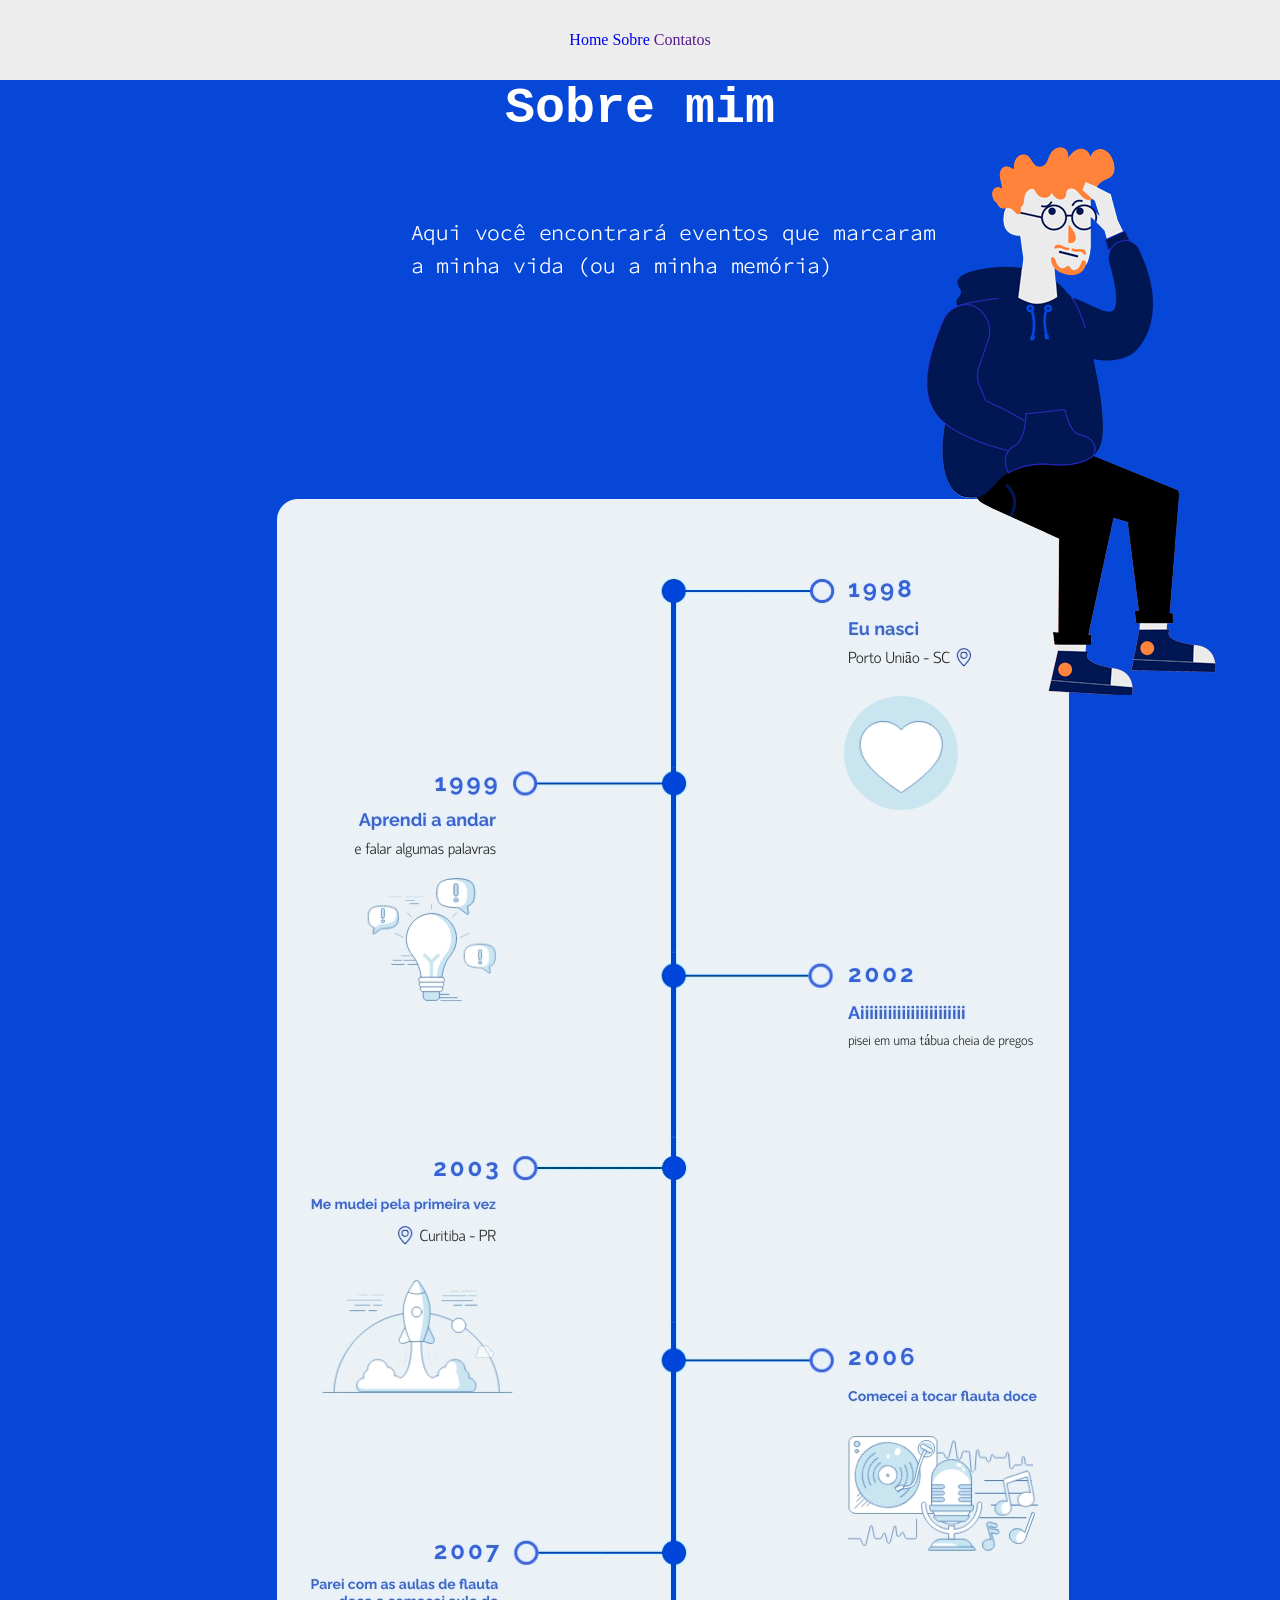
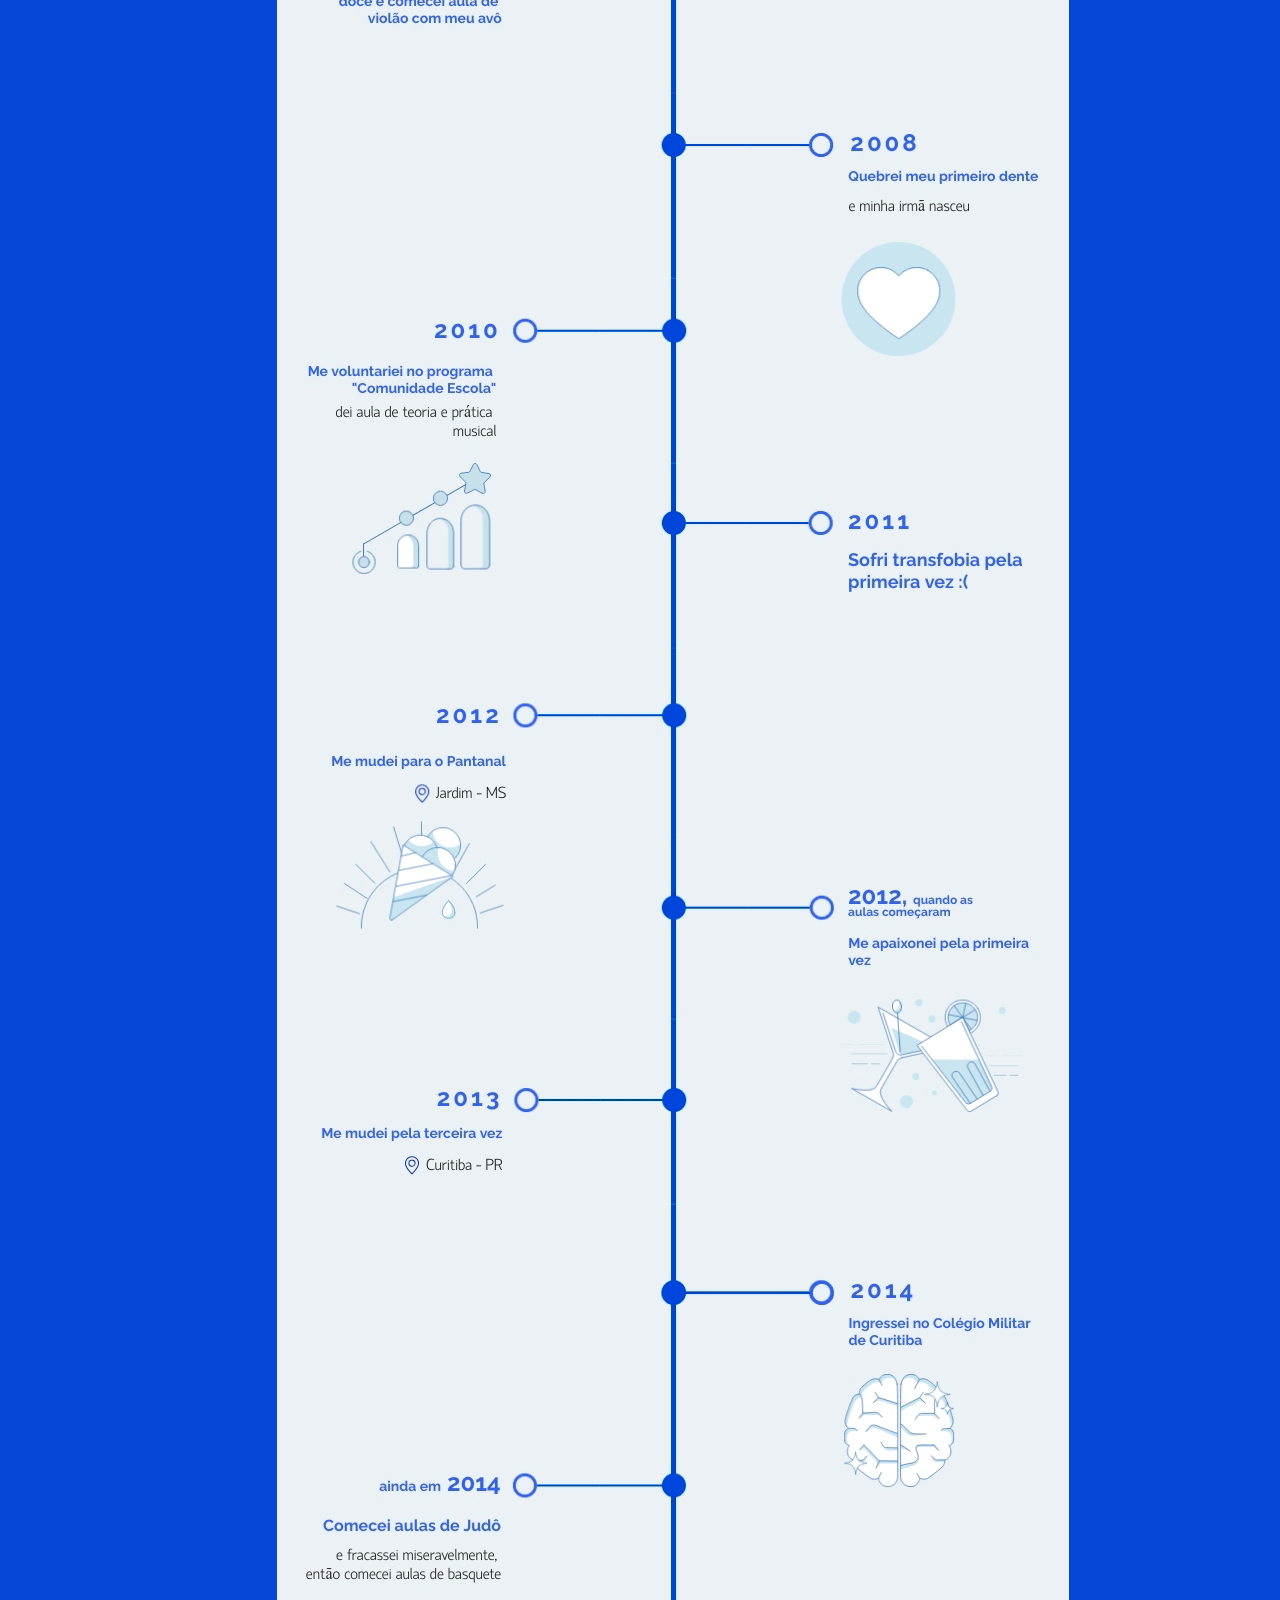
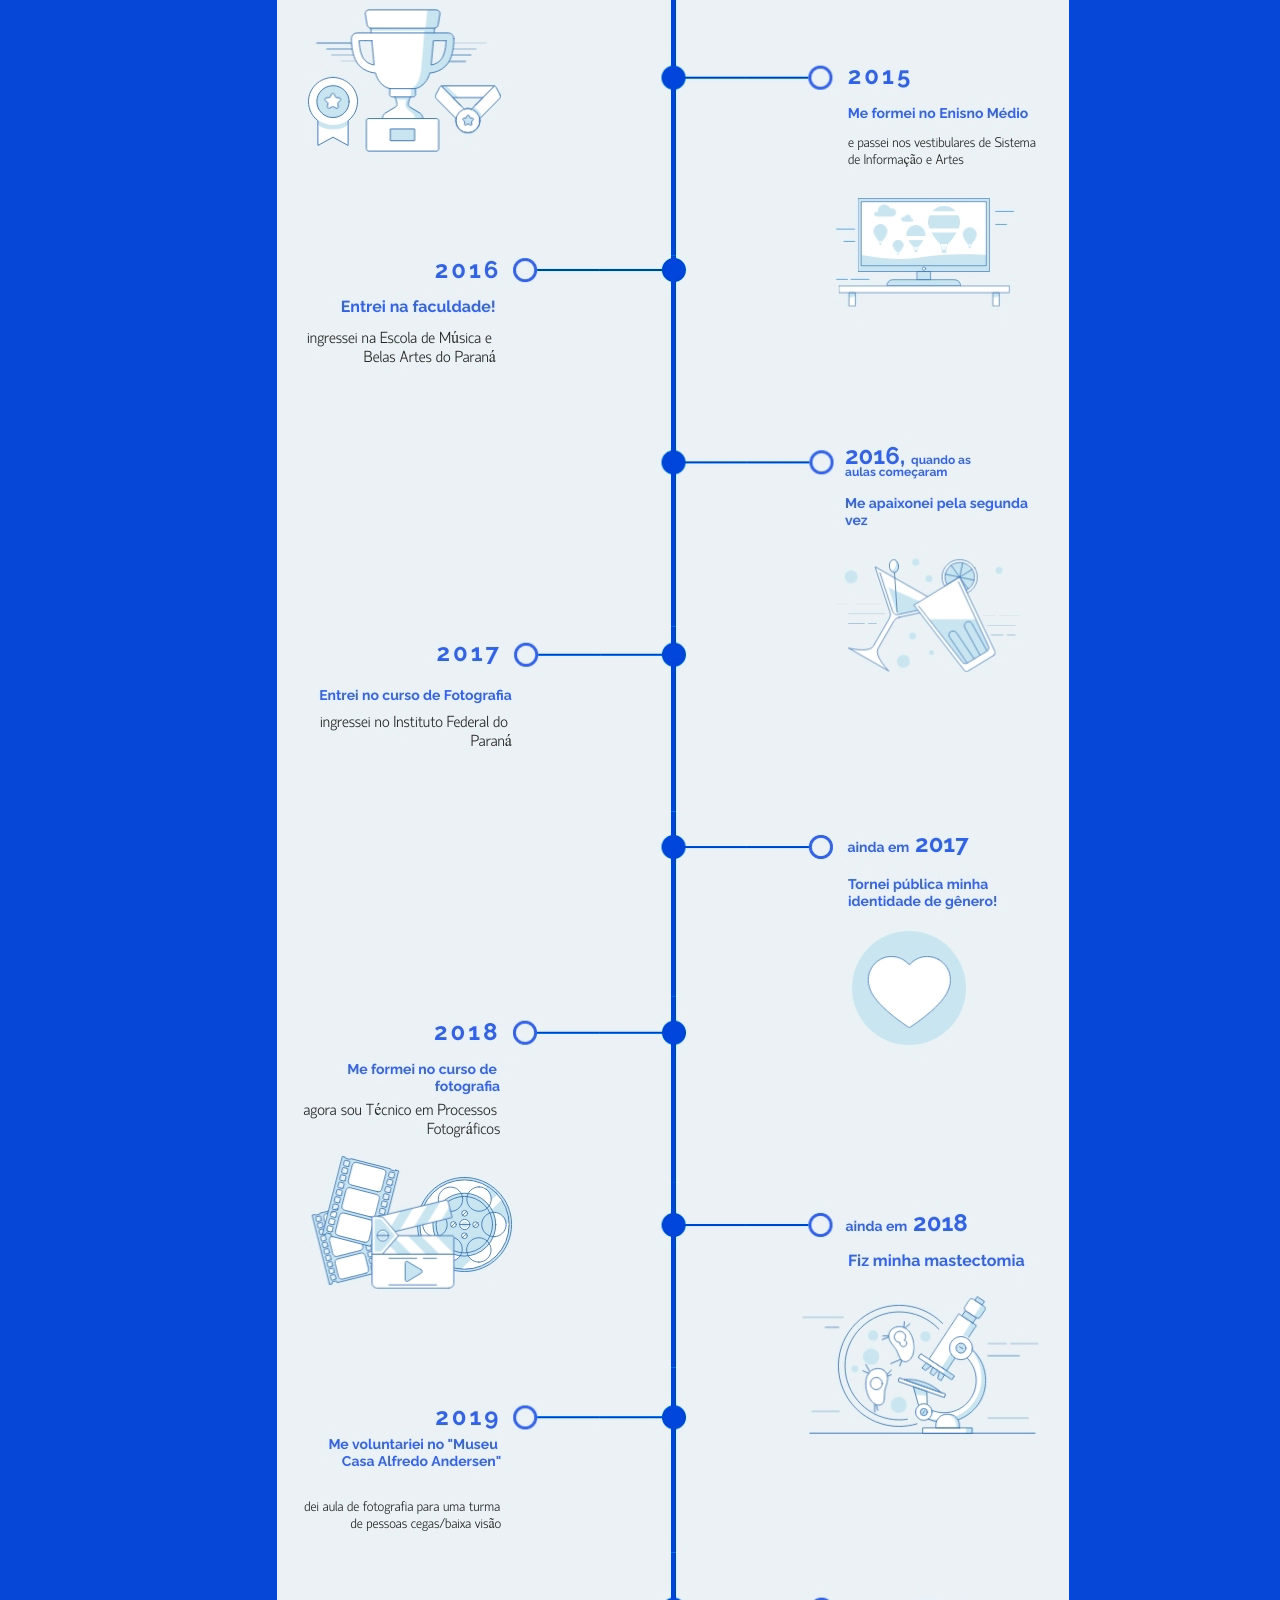
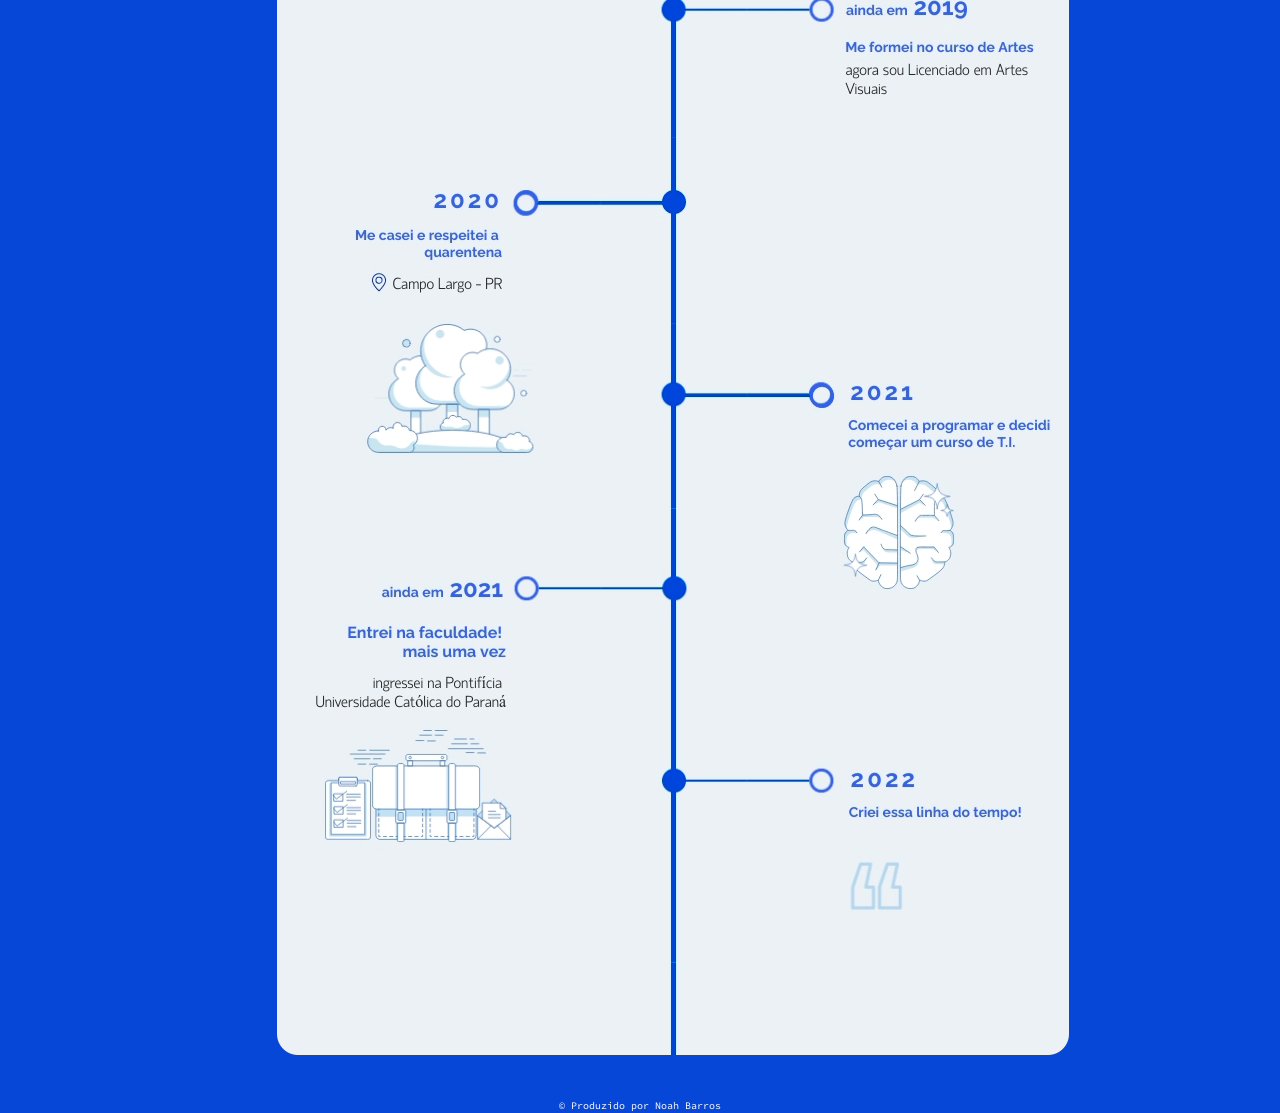
<file: sobre.html>
<!DOCTYPE html>
<html lang="pt-br">
<head>
    <meta charset="UTF-8">
    <meta http-equiv="X-UA-Compatible" content="IE=edge">
    <meta name="viewport" content="width=device-width, initial-scale=1.0">
    <title>Sobre</title>
    <link rel="shortcut icon" href="Imagens/favicon.ico" type="image/x-icon">
    <link rel="stylesheet" href="stylesobre.css">   
</head>
<body>
    <section class="menu">
              
        <div class="menu-itens">
            <a href="index.html" class="menu-item">Home</a>
            <a href="sobre.html" class="menu-item">Sobre</a>
            <a href="" class="menu-item">Contatos</a>
        </div>

    </section>

    <h1>Sobre mim</h1>

    <div>
        <img src="Imagens/timeline.png" alt="Timeline">
    </div>

    <footer>
        <p>© Produzido por Noah Barros</p>
    </footer>
    
</body>
</html>
</file>
<file: stylesobre.css>
@font-face {
    font-family: 'Trash Hand';
    src: url(Fontes/TrashHand.TTF) format(truetype);
    font-weight: normal;
    font-style: normal;
}

@font-face {
    font-family: 'Source Code Pro';
    src: url(Fontes/SourceCodePro.ttf) format(truetype);
    font-weight: normal;
    font-style: normal;
}

*{
    margin: 0px;
    padding: 0px;
}

body {
    background-color: #0647d8;
    color: white;
    text-align: center;
}

h1{
    font-family: 'TrashHand', monospace;
    font-size: 50px;
}

img {
    padding-top: 10px;
    padding-bottom: 30px;
}

footer {
    font-family: 'Source Code Pro', monospace;
    font-size: 10px;
}

.menu{
    width: 100vw;
    height: 80px;
    background-color: #ededed;
    display: flex; /*Mantem alinhado na responsividade*/
    justify-content: space-around;
    align-items: center;
}

.menu-item{
    text-decoration: none;
}
</file>
